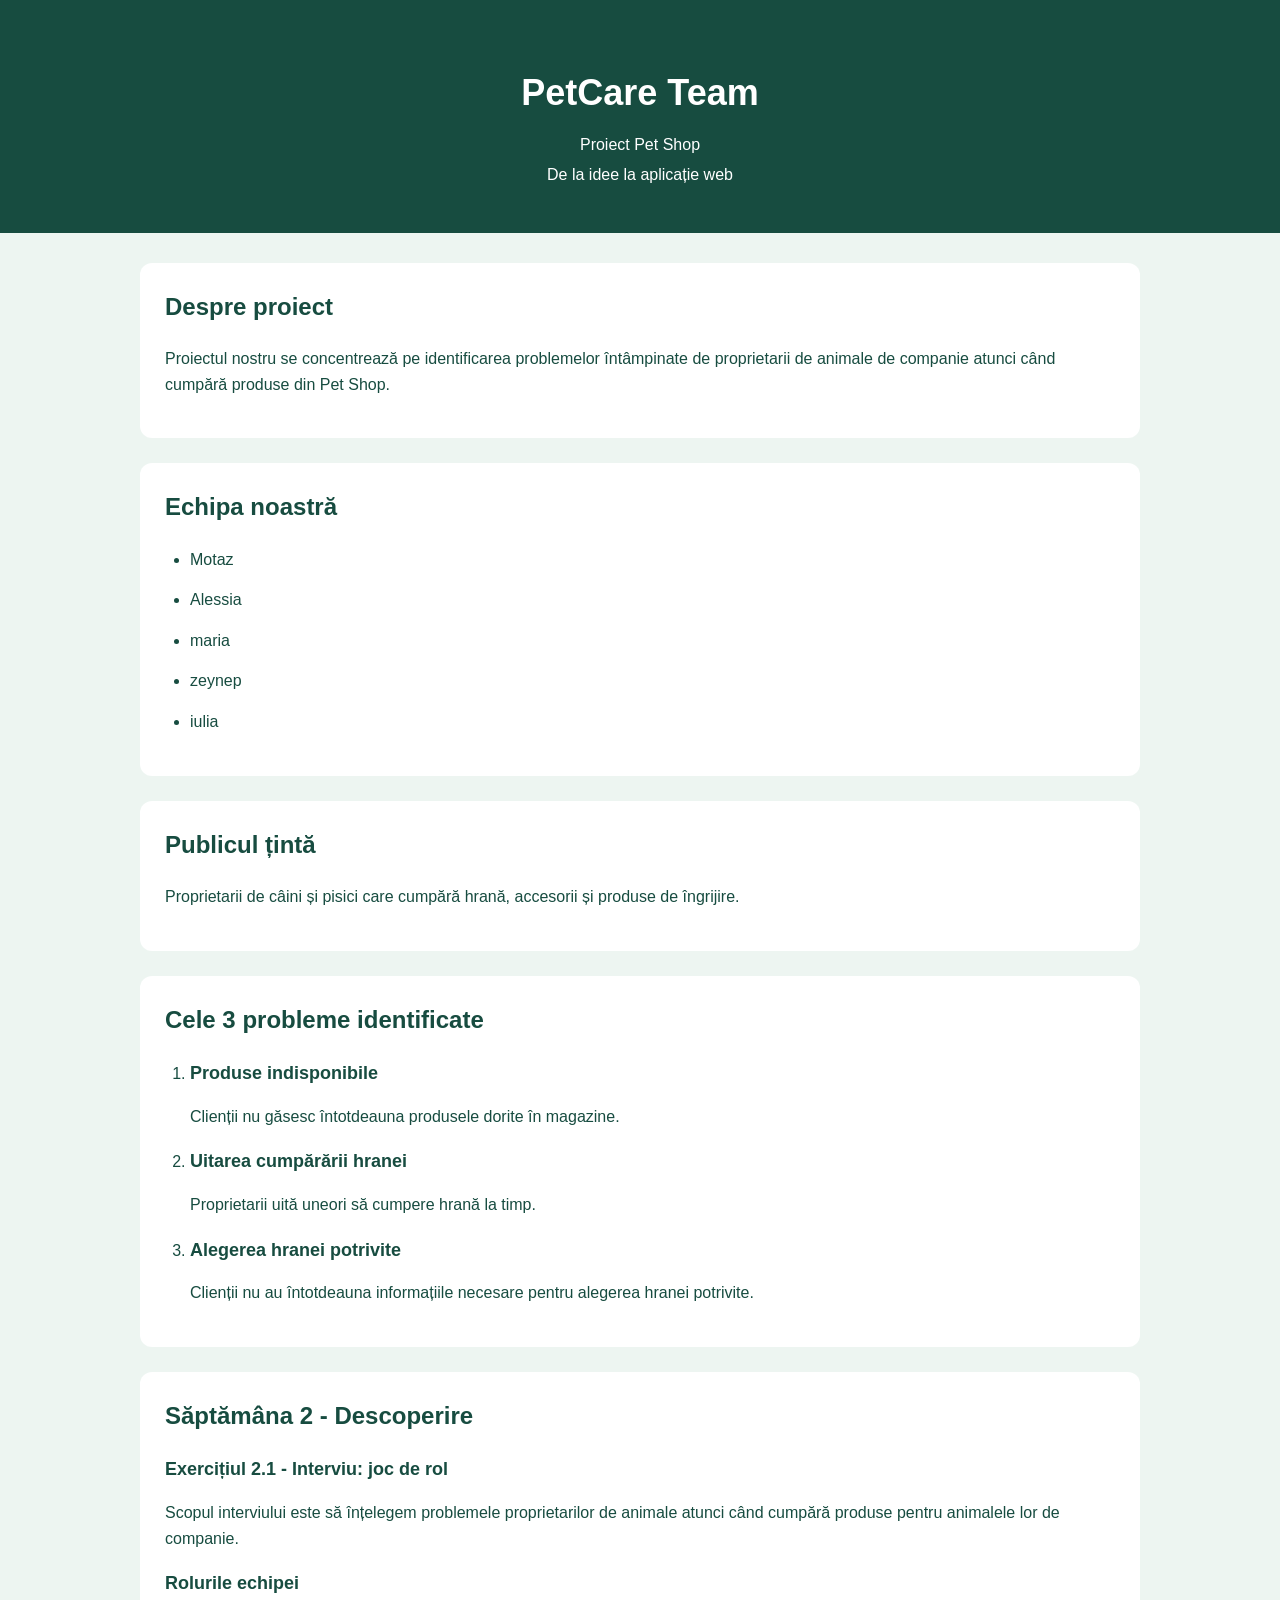
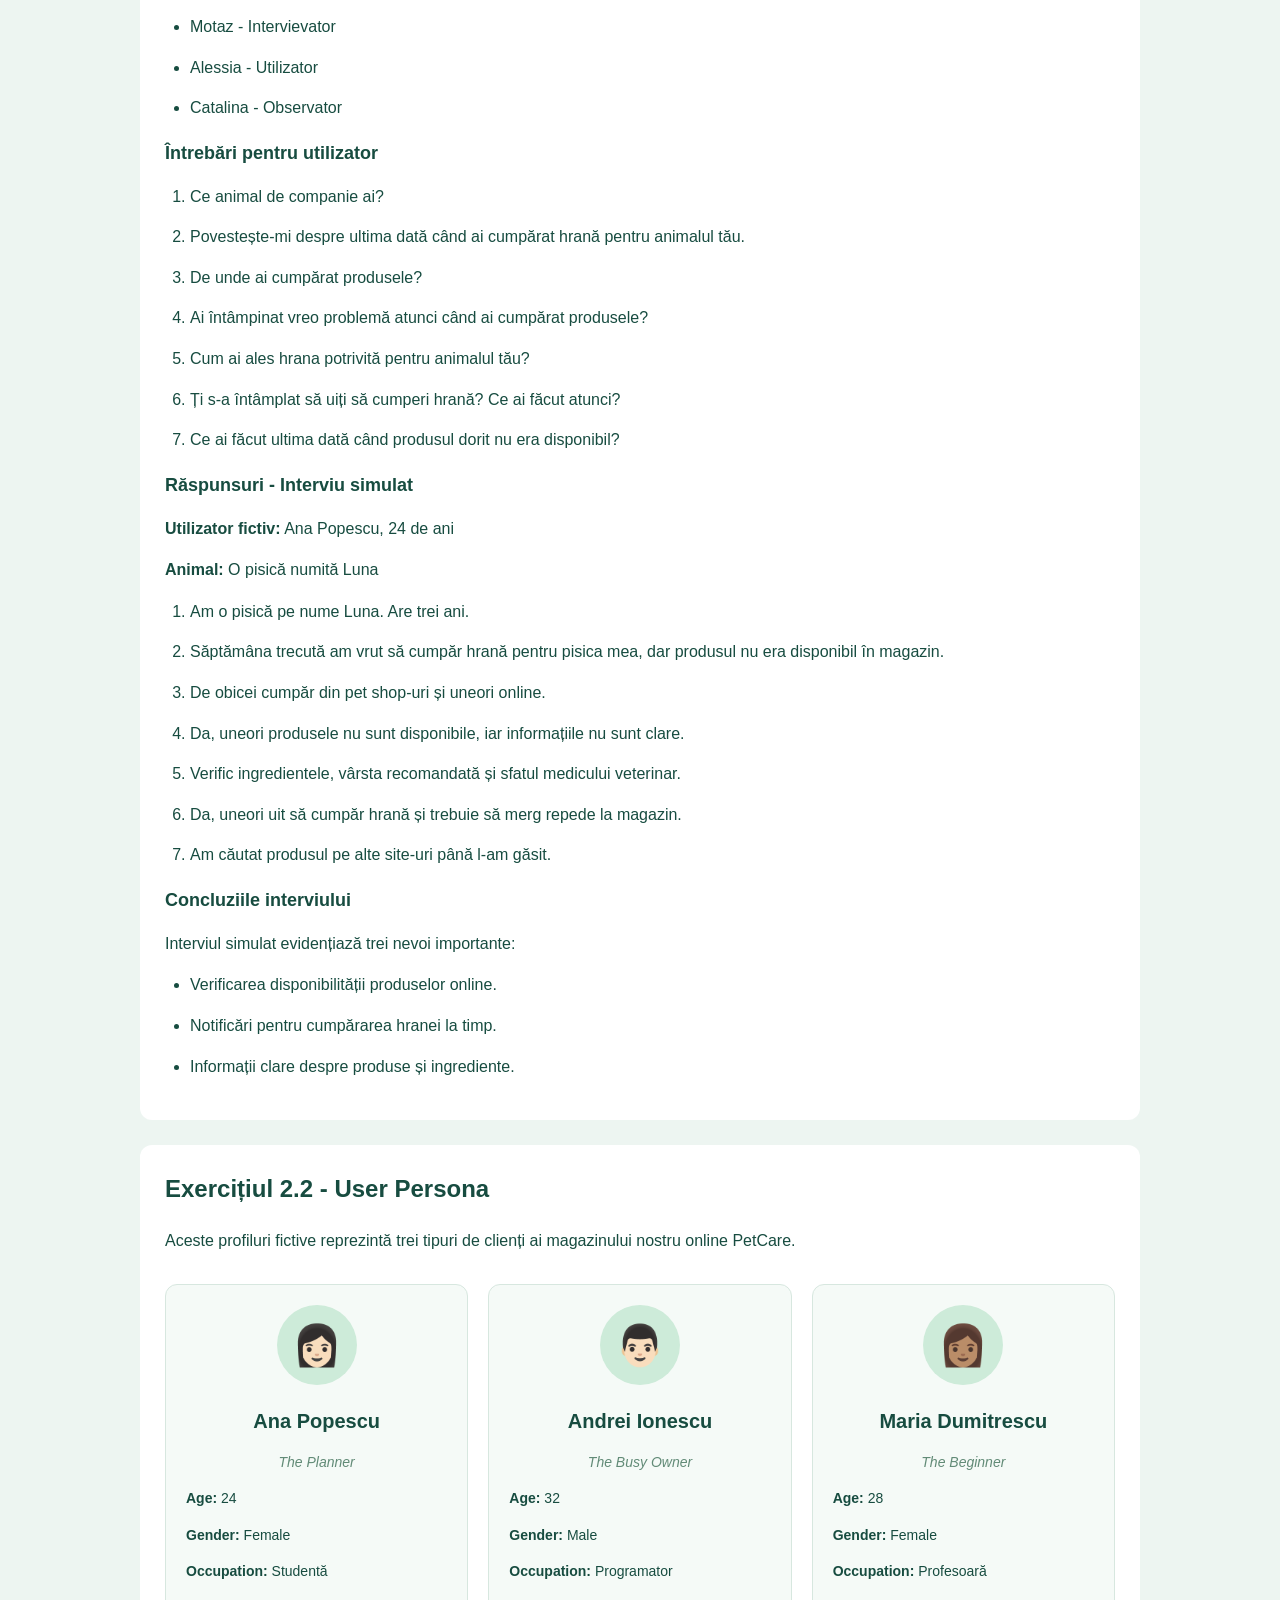
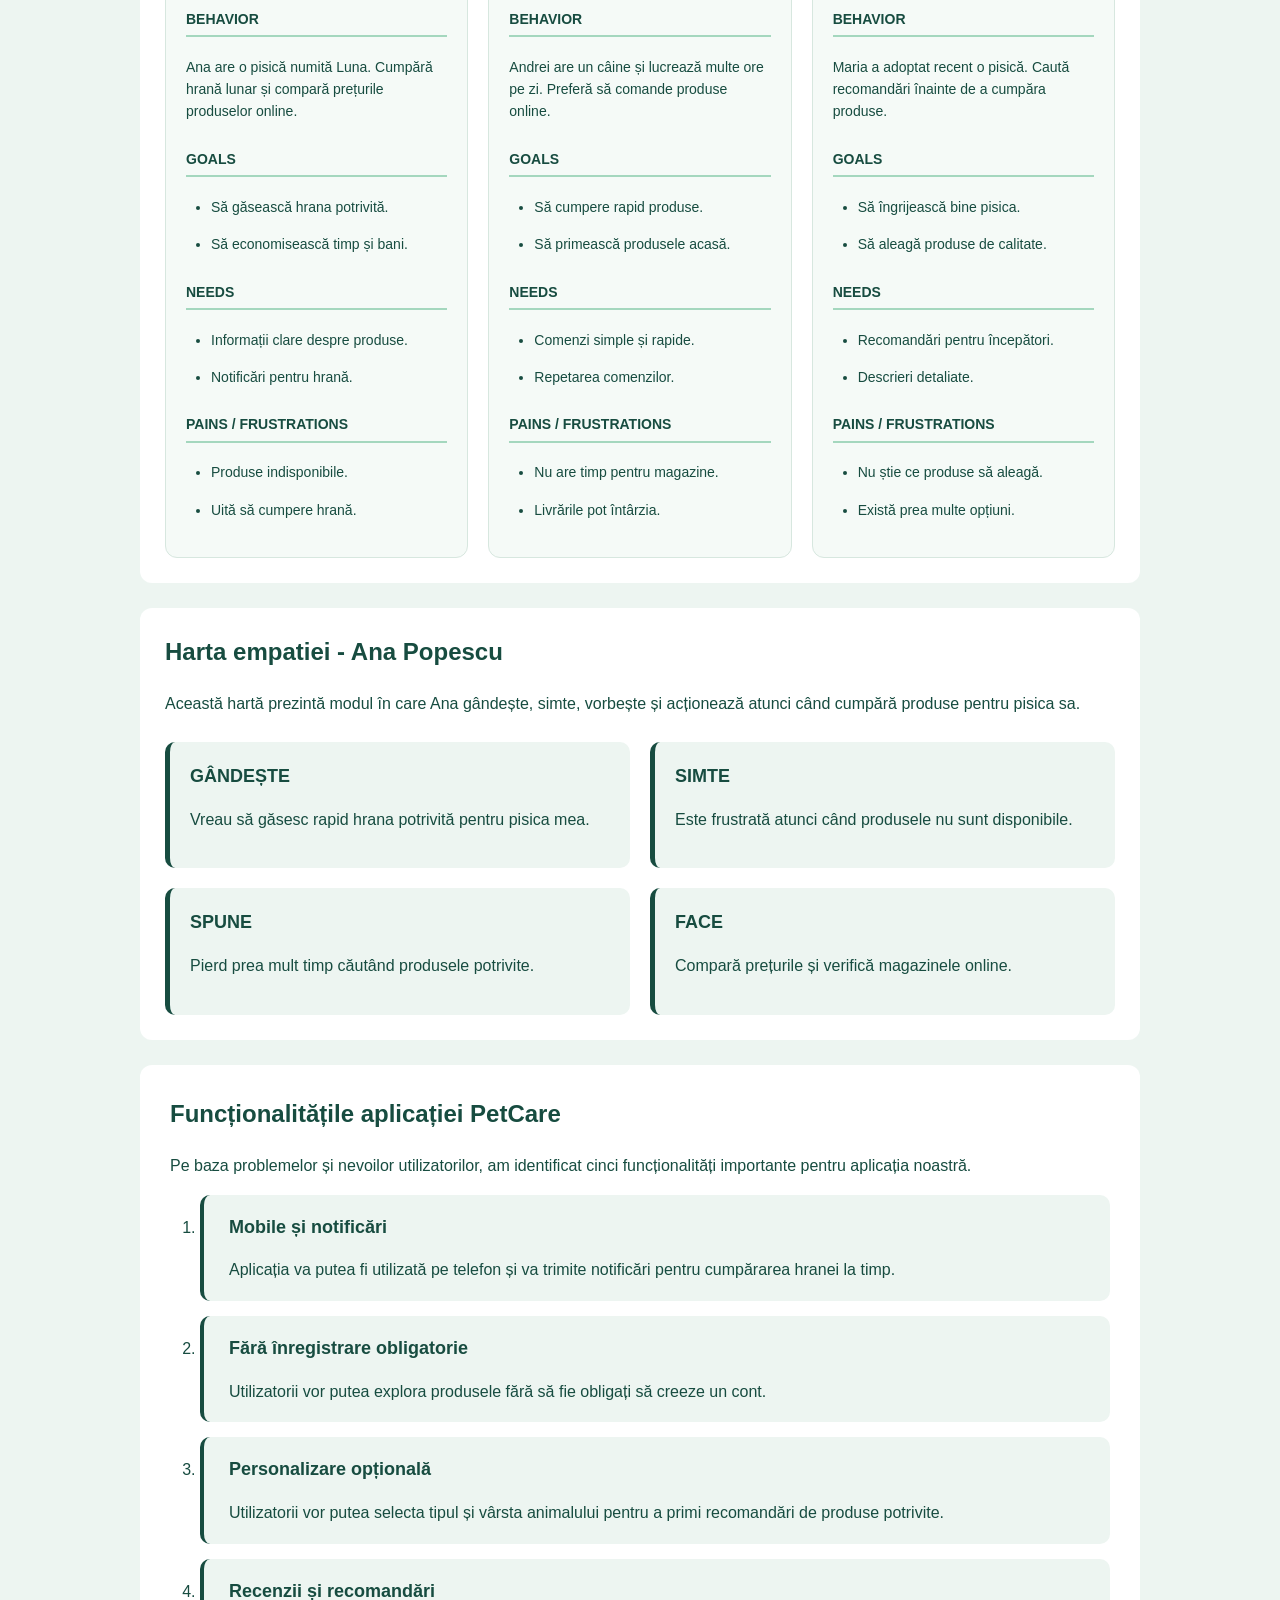
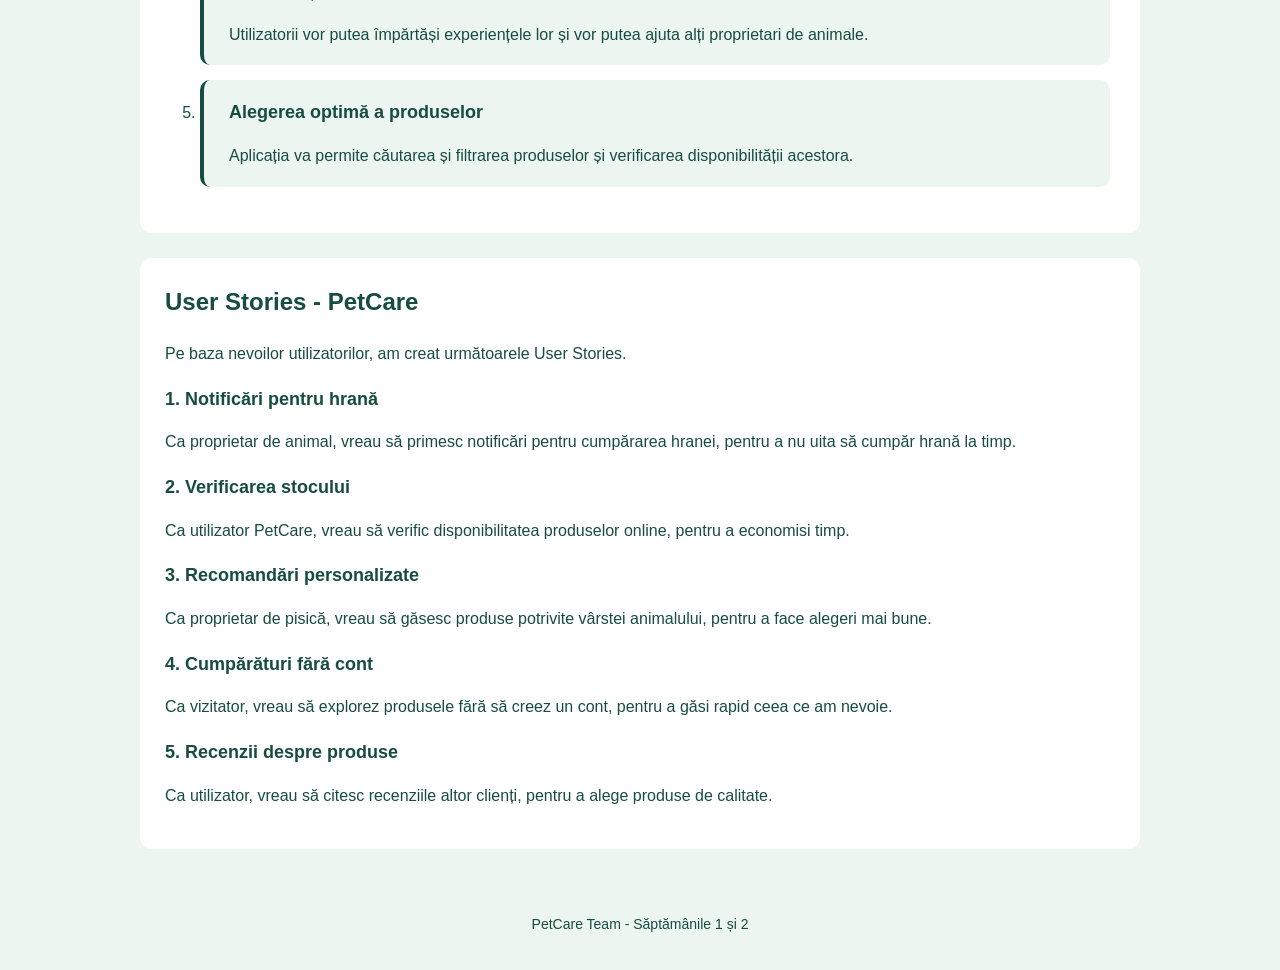
<file: index.html>
<!DOCTYPE html>
<html lang="ro">

<head>
    <meta charset="UTF-8">

    <meta name="viewport"
          content="width=device-width, initial-scale=1.0">

    <title>PetCare Team - Pet Shop</title>

    <link rel="stylesheet" href="style.css">
</head>

<body>

    <!-- HEADER -->

    <header>
        <h1>PetCare Team</h1>
        <p>Proiect Pet Shop</p>
        <p>De la idee la aplicație web</p>
    </header>

    <main>

        <!-- DESPRE PROIECT -->

        <section>
            <h2>Despre proiect</h2>

            <p>
                Proiectul nostru se concentrează
                pe identificarea problemelor
                întâmpinate de proprietarii de
                animale de companie atunci când
                cumpără produse din Pet Shop.
            </p>
        </section>

        <!-- ECHIPA -->

        <section>
            <h2>Echipa noastră</h2>

            <ul>
                <li>Motaz </li>
                <li>Alessia </li>
                <li>maria</li>
                <li>zeynep</li>
                <li>iulia</li>
            </ul>
        </section>

        <!-- PUBLICUL TINTA -->

        <section>
            <h2>Publicul țintă</h2>

            <p>
                Proprietarii de câini și pisici
                care cumpără hrană, accesorii
                și produse de îngrijire.
            </p>
        </section>

        <!-- PROBLEME IDENTIFICATE -->

        <section>
            <h2>Cele 3 probleme identificate</h2>

            <ol>

                <li>
                    <h3>Produse indisponibile</h3>
                    <p>
                        Clienții nu găsesc
                        întotdeauna produsele
                        dorite în magazine.
                    </p>
                </li>

                <li>
                    <h3>Uitarea cumpărării hranei</h3>
                    <p>
                        Proprietarii uită uneori
                        să cumpere hrană la timp.
                    </p>
                </li>

                <li>
                    <h3>Alegerea hranei potrivite</h3>
                    <p>
                        Clienții nu au întotdeauna
                        informațiile necesare
                        pentru alegerea hranei
                        potrivite.
                    </p>
                </li>

            </ol>
        </section>
<!-- SAPTAMANA 2 - INTERVIU -->

<section id="interviu">

    <h2>Săptămâna 2 - Descoperire</h2>

    <h3>Exercițiul 2.1 - Interviu: joc de rol</h3>

    <p>
        Scopul interviului este să înțelegem
        problemele proprietarilor de animale
        atunci când cumpără produse pentru
        animalele lor de companie.
    </p>

    <h3>Rolurile echipei</h3>

    <ul>
        <li>Motaz - Intervievator</li>
        <li>Alessia - Utilizator</li>
        <li>Catalina - Observator</li>
    </ul>

    <h3>Întrebări pentru utilizator</h3>

    <ol>
        <li>
            Ce animal de companie ai?
        </li>

        <li>
            Povestește-mi despre ultima dată
            când ai cumpărat hrană pentru
            animalul tău.
        </li>

        <li>
            De unde ai cumpărat produsele?
        </li>

        <li>
            Ai întâmpinat vreo problemă
            atunci când ai cumpărat produsele?
        </li>

        <li>
            Cum ai ales hrana potrivită
            pentru animalul tău?
        </li>

        <li>
            Ți s-a întâmplat să uiți
            să cumperi hrană?
            Ce ai făcut atunci?
        </li>

        <li>
            Ce ai făcut ultima dată când
            produsul dorit nu era disponibil?
        </li>
    </ol>

    <h3>Răspunsuri - Interviu simulat</h3>

    <p>
        <strong>Utilizator fictiv:</strong>
        Ana Popescu, 24 de ani
    </p>

    <p>
        <strong>Animal:</strong>
        O pisică numită Luna
    </p>

    <ol>
        <li>
            Am o pisică pe nume Luna.
            Are trei ani.
        </li>

        <li>
            Săptămâna trecută am vrut
            să cumpăr hrană pentru pisica
            mea, dar produsul nu era
            disponibil în magazin.
        </li>

        <li>
            De obicei cumpăr din pet
            shop-uri și uneori online.
        </li>

        <li>
            Da, uneori produsele nu
            sunt disponibile, iar
            informațiile nu sunt clare.
        </li>

        <li>
            Verific ingredientele,
            vârsta recomandată și
            sfatul medicului veterinar.
        </li>

        <li>
            Da, uneori uit să cumpăr
            hrană și trebuie să merg
            repede la magazin.
        </li>

        <li>
            Am căutat produsul pe alte
            site-uri până l-am găsit.
        </li>
    </ol>

    <h3>Concluziile interviului</h3>

    <p>
        Interviul simulat evidențiază
        trei nevoi importante:
    </p>

    <ul>
        <li>
            Verificarea disponibilității
            produselor online.
        </li>

        <li>
            Notificări pentru cumpărarea
            hranei la timp.
        </li>

        <li>
            Informații clare despre
            produse și ingrediente.
        </li>
    </ul>

</section>
<!-- SAPTAMANA 2 - USER PERSONA -->

<section class="persona-section">

    <h2>Exercițiul 2.2 - User Persona</h2>

    <p>
        Aceste profiluri fictive reprezintă
        trei tipuri de clienți ai magazinului
        nostru online PetCare.
    </p>

    <div class="persona-container">

        <!-- PERSONA 1 -->

        <div class="persona-card">

            <div class="avatar">👩🏻</div>

            <h3>Ana Popescu</h3>
            <p class="persona-type">The Planner</p>

            <p><strong>Age:</strong> 24</p>
            <p><strong>Gender:</strong> Female</p>
            <p><strong>Occupation:</strong> Studentă</p>

            <h4>BEHAVIOR</h4>
            <p>
                Ana are o pisică numită Luna.
                Cumpără hrană lunar și compară
                prețurile produselor online.
            </p>

            <h4>GOALS</h4>
            <ul>
                <li>Să găsească hrana potrivită.</li>
                <li>Să economisească timp și bani.</li>
            </ul>

            <h4>NEEDS</h4>
            <ul>
                <li>Informații clare despre produse.</li>
                <li>Notificări pentru hrană.</li>
            </ul>

            <h4>PAINS / FRUSTRATIONS</h4>
            <ul>
                <li>Produse indisponibile.</li>
                <li>Uită să cumpere hrană.</li>
            </ul>

        </div>

        <!-- PERSONA 2 -->

        <div class="persona-card">

            <div class="avatar">👨🏻</div>

            <h3>Andrei Ionescu</h3>
            <p class="persona-type">The Busy Owner</p>

            <p><strong>Age:</strong> 32</p>
            <p><strong>Gender:</strong> Male</p>
            <p><strong>Occupation:</strong> Programator</p>

            <h4>BEHAVIOR</h4>
            <p>
                Andrei are un câine și lucrează
                multe ore pe zi. Preferă
                să comande produse online.
            </p>

            <h4>GOALS</h4>
            <ul>
                <li>Să cumpere rapid produse.</li>
                <li>Să primească produsele acasă.</li>
            </ul>

            <h4>NEEDS</h4>
            <ul>
                <li>Comenzi simple și rapide.</li>
                <li>Repetarea comenzilor.</li>
            </ul>

            <h4>PAINS / FRUSTRATIONS</h4>
            <ul>
                <li>Nu are timp pentru magazine.</li>
                <li>Livrările pot întârzia.</li>
            </ul>

        </div>

        <!-- PERSONA 3 -->

        <div class="persona-card">

            <div class="avatar">👩🏽</div>

            <h3>Maria Dumitrescu</h3>
            <p class="persona-type">The Beginner</p>

            <p><strong>Age:</strong> 28</p>
            <p><strong>Gender:</strong> Female</p>
            <p><strong>Occupation:</strong> Profesoară</p>

            <h4>BEHAVIOR</h4>
            <p>
                Maria a adoptat recent o pisică.
                Caută recomandări înainte
                de a cumpăra produse.
            </p>

            <h4>GOALS</h4>
            <ul>
                <li>Să îngrijească bine pisica.</li>
                <li>Să aleagă produse de calitate.</li>
            </ul>

            <h4>NEEDS</h4>
            <ul>
                <li>Recomandări pentru începători.</li>
                <li>Descrieri detaliate.</li>
            </ul>

            <h4>PAINS / FRUSTRATIONS</h4>
            <ul>
                <li>Nu știe ce produse să aleagă.</li>
                <li>Există prea multe opțiuni.</li>
            </ul>

        </div>

    </div>

</section>
<!-- HARTA EMPATIEI -->

<section>

    <h2>Harta empatiei - Ana Popescu</h2>

    <p>
        Această hartă prezintă modul în care
        Ana gândește, simte, vorbește și
        acționează atunci când cumpără
        produse pentru pisica sa.
    </p>

    <div class="empathy-grid">

        <div class="empathy-box">
            <h3>GÂNDEȘTE</h3>
            <p>
                Vreau să găsesc rapid
                hrana potrivită pentru pisica mea.
            </p>
        </div>

        <div class="empathy-box">
            <h3>SIMTE</h3>
            <p>
                Este frustrată atunci când
                produsele nu sunt disponibile.
            </p>
        </div>

        <div class="empathy-box">
            <h3>SPUNE</h3>
            <p>
                Pierd prea mult timp
                căutând produsele potrivite.
            </p>
        </div>

        <div class="empathy-box">
            <h3>FACE</h3>
            <p>
                Compară prețurile și
                verifică magazinele online.
            </p>
        </div>

    </div>

</section>
<!-- FUNCTIONALITATILE APLICATIEI -->

<section class="features-section">

    <h2>Funcționalitățile aplicației PetCare</h2>

    <p>
        Pe baza problemelor și nevoilor
        utilizatorilor, am identificat
        cinci funcționalități importante
        pentru aplicația noastră.
    </p>

    <ol class="features-list">

        <li>
            <h3>Mobile și notificări</h3>
            <p>
                Aplicația va putea fi utilizată
                pe telefon și va trimite
                notificări pentru cumpărarea
                hranei la timp.
            </p>
        </li>

        <li>
            <h3>Fără înregistrare obligatorie</h3>
            <p>
                Utilizatorii vor putea explora
                produsele fără să fie obligați
                să creeze un cont.
            </p>
        </li>

        <li>
            <h3>Personalizare opțională</h3>
            <p>
                Utilizatorii vor putea selecta
                tipul și vârsta animalului
                pentru a primi recomandări
                de produse potrivite.
            </p>
        </li>

        <li>
            <h3>Recenzii și recomandări</h3>
            <p>
                Utilizatorii vor putea
                împărtăși experiențele lor
                și vor putea ajuta alți
                proprietari de animale.
            </p>
        </li>

        <li>
            <h3>Alegerea optimă a produselor</h3>
            <p>
                Aplicația va permite
                căutarea și filtrarea
                produselor și verificarea
                disponibilității acestora.
            </p>
        </li>

    </ol>

</section>
<!-- USER STORIES -->

<section>

    <h2>User Stories - PetCare</h2>

    <p>
        Pe baza nevoilor utilizatorilor,
        am creat următoarele User Stories.
    </p>

    <h3>1. Notificări pentru hrană</h3>

    <p>
        Ca proprietar de animal,
        vreau să primesc notificări
        pentru cumpărarea hranei,
        pentru a nu uita să cumpăr
        hrană la timp.
    </p>

    <h3>2. Verificarea stocului</h3>

    <p>
        Ca utilizator PetCare,
        vreau să verific disponibilitatea
        produselor online,
        pentru a economisi timp.
    </p>

    <h3>3. Recomandări personalizate</h3>

    <p>
        Ca proprietar de pisică,
        vreau să găsesc produse
        potrivite vârstei animalului,
        pentru a face alegeri mai bune.
    </p>

    <h3>4. Cumpărături fără cont</h3>

    <p>
        Ca vizitator,
        vreau să explorez produsele
        fără să creez un cont,
        pentru a găsi rapid
        ceea ce am nevoie.
    </p>

    <h3>5. Recenzii despre produse</h3>

    <p>
        Ca utilizator,
        vreau să citesc recenziile
        altor clienți,
        pentru a alege produse
        de calitate.
    </p>

</section>
    </main>

    <!-- FOOTER -->

    <footer>
        <p>PetCare Team - Săptămânile 1 și 2</p>
    </footer>

</body>
</html>
</file>
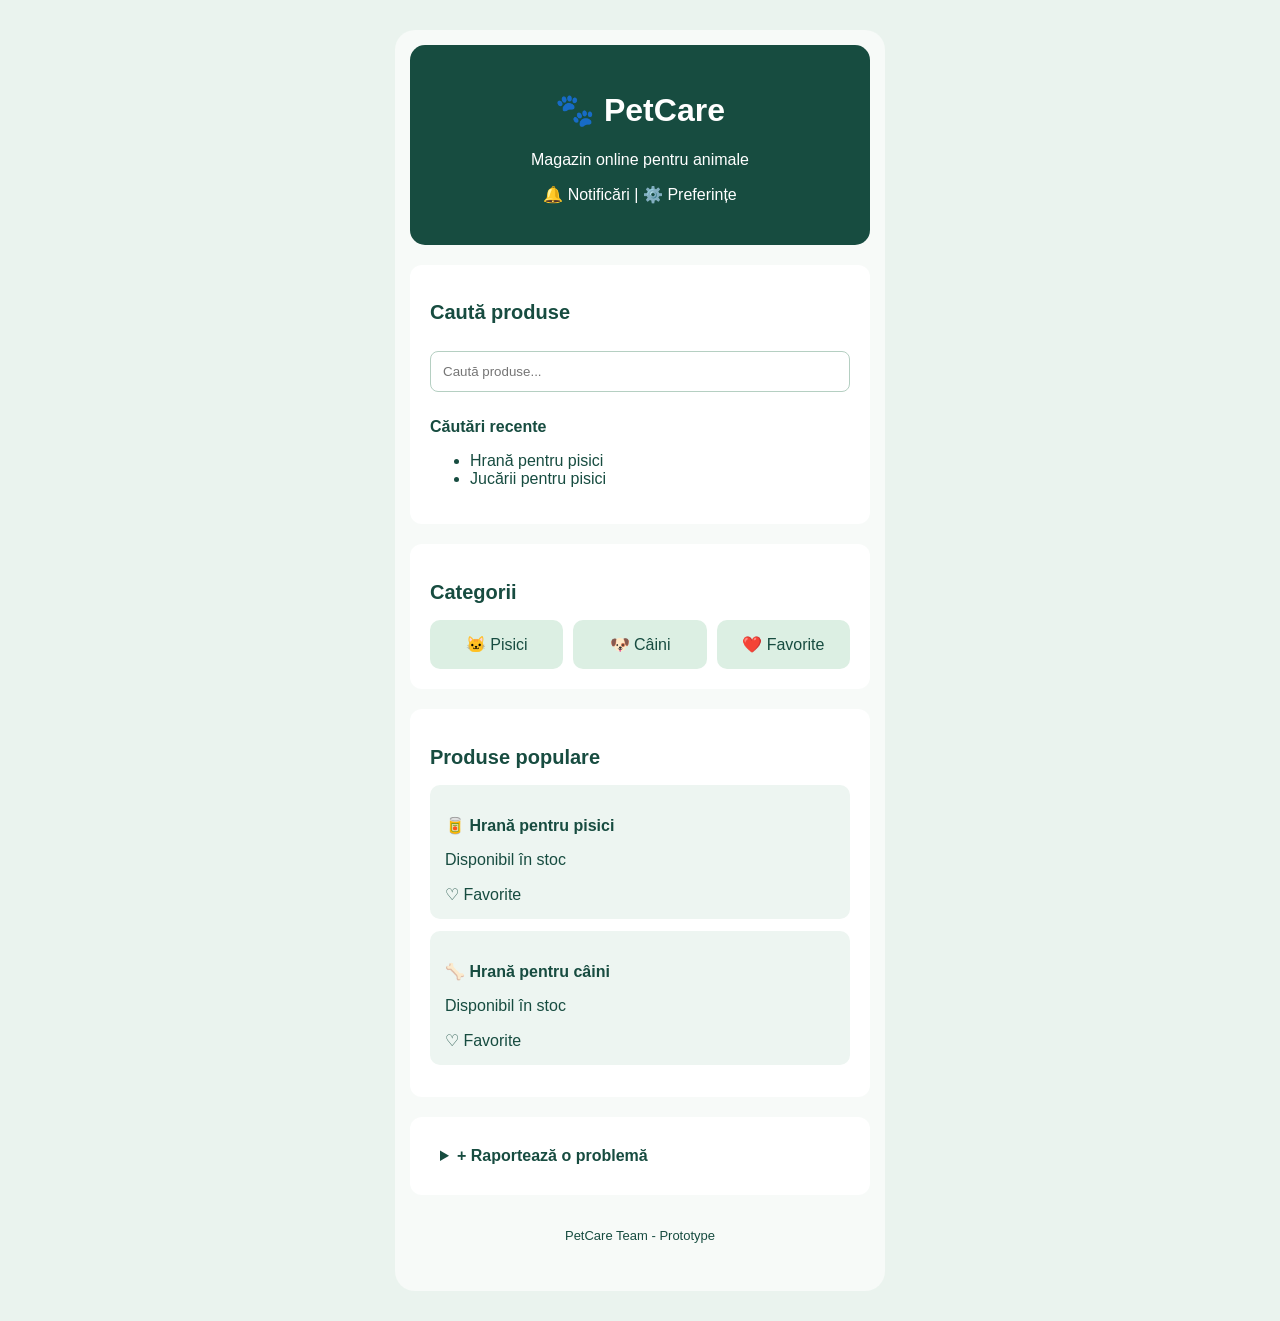
<file: prototype.html>
<!DOCTYPE html>
<html lang="ro">

<head>
    <meta charset="UTF-8">
    <meta name="viewport"
          content="width=device-width, initial-scale=1.0">

    <title>PetCare - Prototype</title>
    <link rel="stylesheet" href="prototype.css">
</head>

<body>

    <main class="app">

        <header>
            <h1>🐾 PetCare</h1>
            <p>Magazin online pentru animale</p>
            <p>🔔 Notificări | ⚙️ Preferințe</p>
        </header>

        <!-- SEARCH -->

        <section>
            <h2>Caută produse</h2>

            <input
                type="search"
                placeholder="Caută produse..."
                list="produse"
            >

            <datalist id="produse">
                <option value="Hrană pentru pisici">
                <option value="Hrană pentru câini">
                <option value="Jucării pentru pisici">
                <option value="Accesorii pentru câini">
            </datalist>

            <h3>Căutări recente</h3>

            <ul>
                <li>Hrană pentru pisici</li>
                <li>Jucării pentru pisici</li>
            </ul>
        </section>

        <!-- CATEGORIES -->

        <section>
            <h2>Categorii</h2>

            <div class="categories">
                <div>🐱 Pisici</div>
                <div>🐶 Câini</div>
                <div>❤️ Favorite</div>
            </div>
        </section>

        <!-- PRODUCTS -->

        <section>
            <h2>Produse populare</h2>

            <div class="product">
                <h3>🥫 Hrană pentru pisici</h3>
                <p>Disponibil în stoc</p>
                <span>♡ Favorite</span>
            </div>

            <div class="product">
                <h3>🦴 Hrană pentru câini</h3>
                <p>Disponibil în stoc</p>
                <span>♡ Favorite</span>
            </div>
        </section>

        <!-- REPORT -->

        <section>
            <details>
                <summary>+ Raportează o problemă</summary>

                <h3>Formular de raportare</h3>

                <label for="product-name">
                    Numele produsului
                </label>

                <input
                    type="text"
                    id="product-name"
                    placeholder="Numele produsului"
                >

                <label for="problem">
                    Descrierea problemei
                </label>

                <textarea
                    id="problem"
                    rows="4"
                    placeholder="Descrie problema..."
                ></textarea>

                <button type="button">
                    Trimite raportul
                </button>
            </details>
        </section>

        <footer>
            <p>PetCare Team - Prototype</p>
        </footer>

    </main>

</body>
</html>
</file>
<file: style.css>
/* STIL GENERAL */

body {
    font-family: Arial, sans-serif;
    background-color: #edf5f1;
    color: #174c40;
    margin: 0;
    line-height: 1.6;
}

/* HEADER */

header {
    background-color: #174c40;
    color: white;
    text-align: center;
    padding: 40px 20px;
}

header h1 {
    font-size: 36px;
    margin-bottom: 10px;
}

header p {
    margin: 5px 0;
}

/* MAIN */

main {
    max-width: 1000px;
    margin: 30px auto;
    padding: 0 20px;
}

/* SECTIONS */

section {
    background-color: white;
    padding: 25px;
    margin-bottom: 25px;
    border-radius: 12px;
}

/* TITLES */

h2 {
    font-size: 24px;
    margin-top: 0;
}

h3 {
    font-size: 18px;
    margin-bottom: 5px;
}

/* LISTS */

ul, ol {
    padding-left: 25px;
}

li {
    margin-bottom: 15px;
}

/* FOOTER */

footer {
    text-align: center;
    padding: 20px;
    font-size: 14px;
}
/* USER PERSONA */

.persona-container {
    display: grid;
    grid-template-columns: repeat(3, minmax(0, 1fr));
    gap: 20px;
    margin-top: 30px;
}

/* CARDS */

.persona-card {
    background-color: #f5faf7;
    border: 1px solid #d7e7df;
    border-radius: 12px;
    padding: 20px;
    min-width: 0;
}

.persona-card h3 {
    text-align: center;
    font-size: 20px;
}

.persona-type {
    text-align: center;
    color: #628b77;
    font-style: italic;
}

/* AVATAR */

.avatar {
    width: 80px;
    height: 80px;
    background-color: #cdebd9;
    border-radius: 50%;

    display: flex;
    align-items: center;
    justify-content: center;

    font-size: 40px;
    margin: 0 auto 15px;
}

/* HEADINGS */

.persona-card h4 {
    color: #174c40;
    font-size: 14px;
    border-bottom: 2px solid #a4d7be;
    padding-bottom: 5px;
    margin-top: 25px;
}

/* TEXT */

.persona-card p,
.persona-card li {
    font-size: 14px;
    line-height: 1.6;
}

/* RESPONSIVE */

@media (max-width: 800px) {
    .persona-container {
        grid-template-columns: 1fr;
    }
}
/* HARTA EMPATIEI */

.empathy-grid {
    display: grid;
    grid-template-columns: repeat(2, minmax(0, 1fr));
    gap: 20px;
    margin-top: 25px;
}

.empathy-box {
    background-color: #edf5f1;
    border-left: 5px solid #174c40;
    padding: 20px;
    border-radius: 10px;
}

.empathy-box h3 {
    color: #174c40;
    margin-top: 0;
}

@media (max-width: 600px) {
    .empathy-grid {
        grid-template-columns: 1fr;
    }
}
/* FUNCTIONALITATILE APLICATIEI */

.features-section {
    background-color: white;
    padding: 30px;
    border-radius: 12px;
}

.features-list {
    padding-left: 30px;
}

.features-list li {
    background-color: #edf5f1;
    padding: 18px;
    padding-left: 25px;
    margin-bottom: 15px;
    border-radius: 10px;
    border-left: 4px solid #174c40;
}

.features-list h3 {
    color: #174c40;
    margin-top: 0;
}

.features-list p {
    margin-bottom: 0;
}
</file>
<file: prototype.css>
body {
    margin: 0;
    font-family: Arial, sans-serif;
    background-color: #eaf3ee;
    color: #174c40;
}

.app {
    max-width: 460px;
    margin: 30px auto;
    padding: 15px;
    background: #f7faf8;
    border-radius: 20px;
}

header {
    background: #174c40;
    color: white;
    text-align: center;
    padding: 25px;
    border-radius: 15px;
}

section {
    background: white;
    padding: 20px;
    margin-top: 20px;
    border-radius: 12px;
}

h2 {
    font-size: 20px;
}

h3 {
    font-size: 16px;
}

input, textarea {
    width: 100%;
    padding: 12px;
    margin: 10px 0;
    border: 1px solid #b5cfc2;
    border-radius: 8px;
    box-sizing: border-box;
}

.categories {
    display: flex;
    gap: 10px;
}

.categories div {
    background: #dcefe3;
    padding: 15px 8px;
    border-radius: 10px;
    text-align: center;
    flex: 1;
}

.product {
    background: #edf5f1;
    padding: 15px;
    border-radius: 10px;
    margin-bottom: 12px;
}

summary {
    cursor: pointer;
    font-weight: bold;
    padding: 10px;
}

button {
    background: #174c40;
    color: white;
    border: none;
    padding: 12px 20px;
    border-radius: 8px;
    cursor: pointer;
}

footer {
    text-align: center;
    padding: 20px;
    font-size: 13px;
}
</file>
